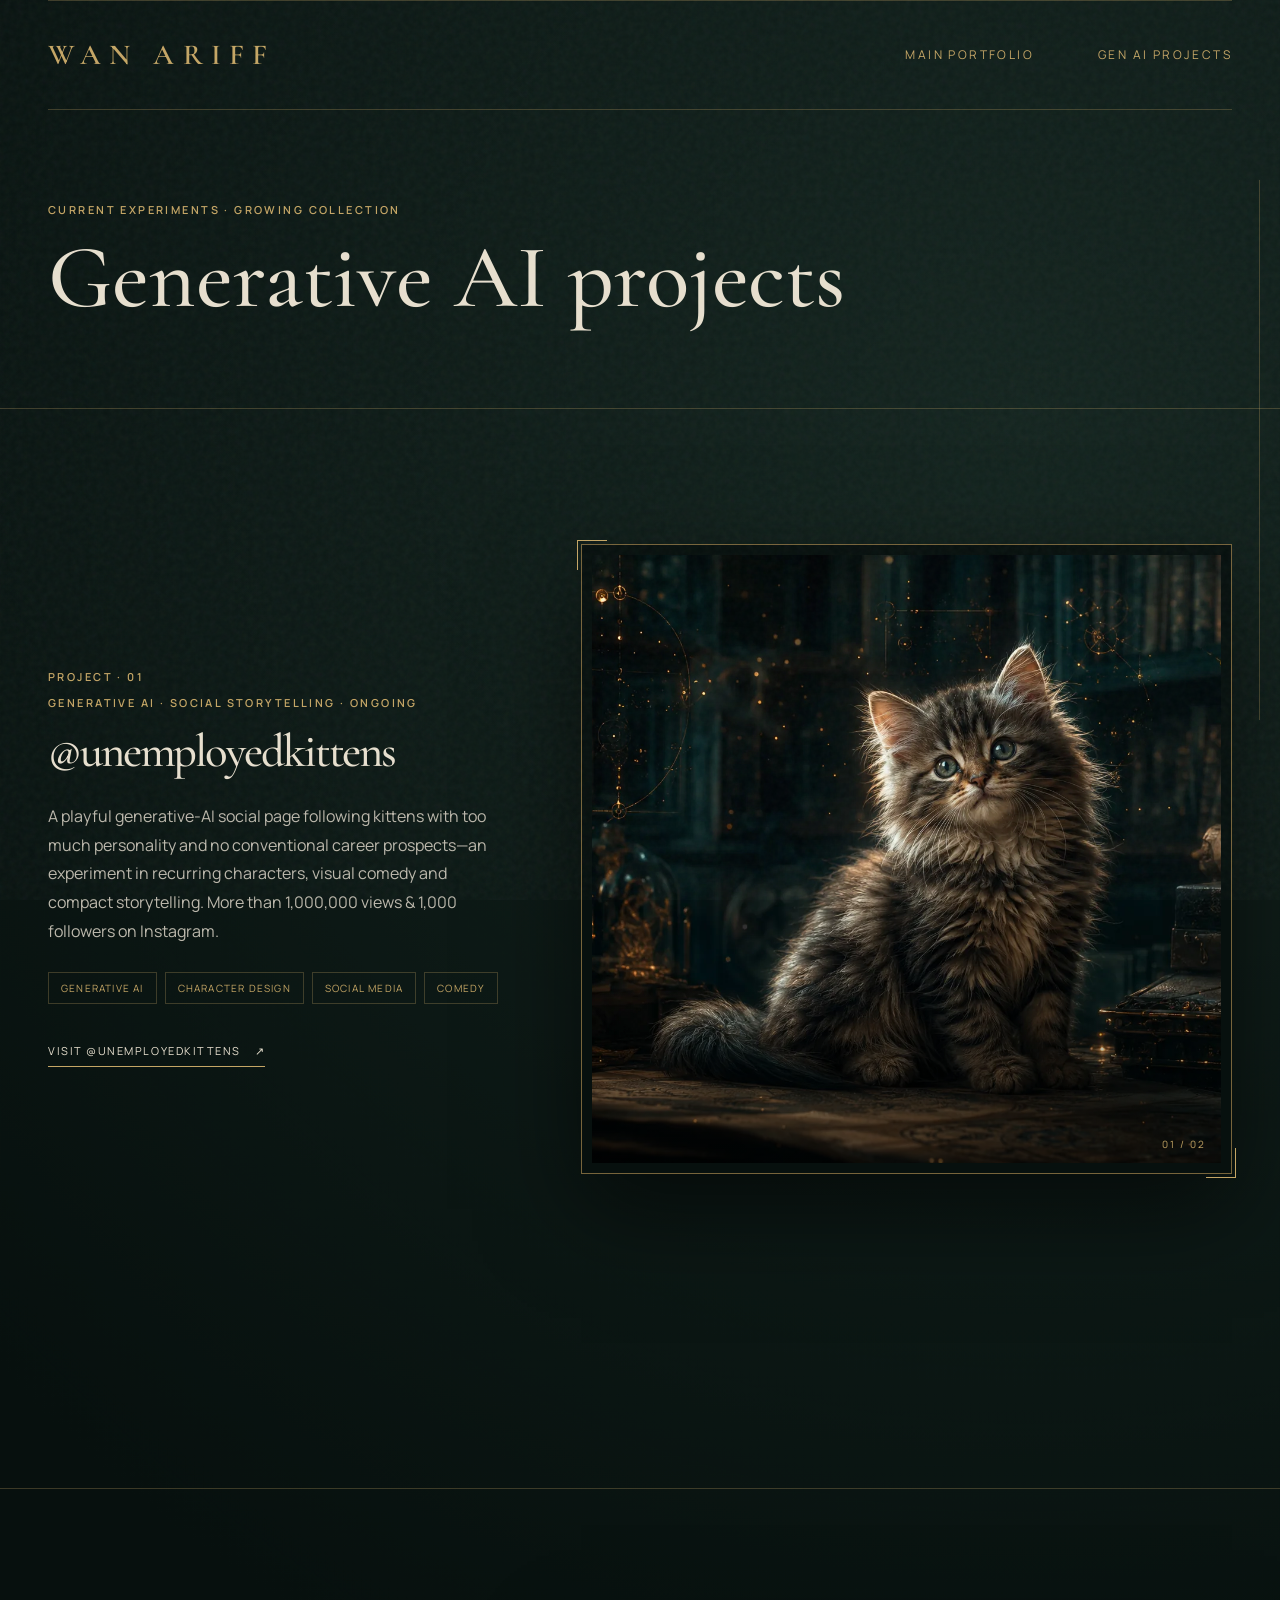
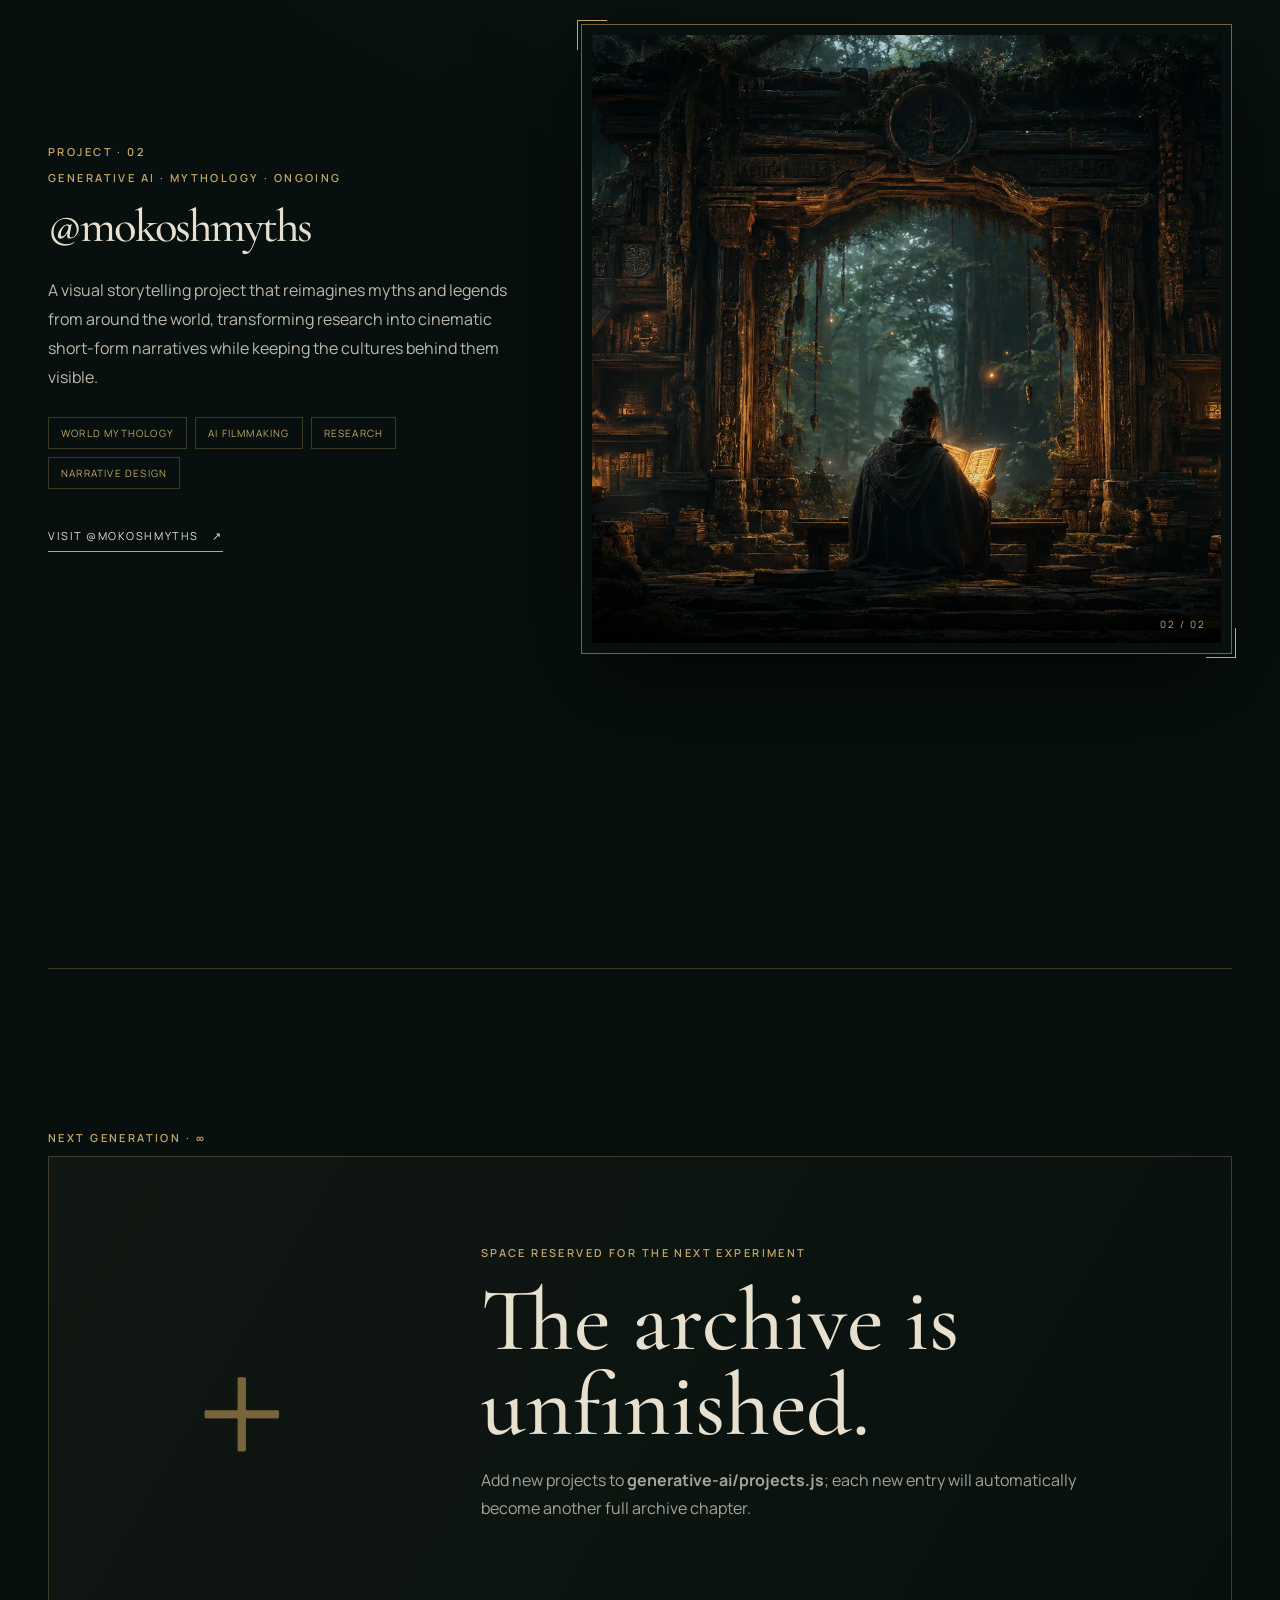
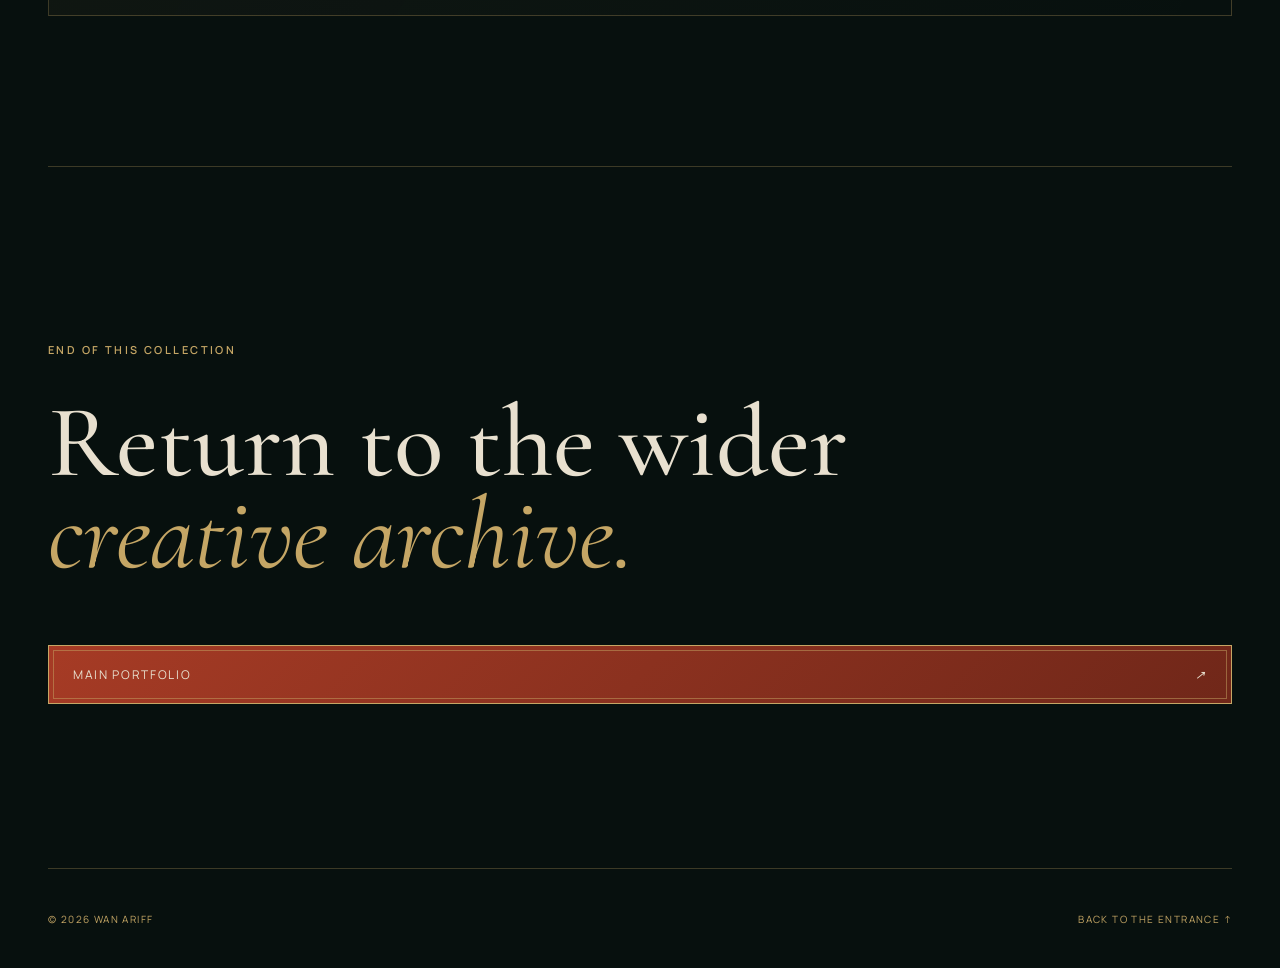
<file: gen-ai/index.html>
<!doctype html>
<html lang="en">
<head>
  <meta charset="utf-8">
  <meta name="viewport" content="width=device-width, initial-scale=1">
  <meta name="description" content="Generative AI projects by Wan Ariff — characters, cinematic myths and visual storytelling experiments.">
  <meta name="theme-color" content="#07100e">
  <title>Generative AI Archive — Wan Ariff</title>
  <link rel="preconnect" href="https://fonts.googleapis.com">
  <link rel="preconnect" href="https://fonts.gstatic.com" crossorigin>
  <link href="https://fonts.googleapis.com/css2?family=Cormorant+Garamond:wght@400;500;600&family=Manrope:wght@400;500;600&display=swap" rel="stylesheet">
  <link rel="stylesheet" href="../style.css">
  <link rel="stylesheet" href="../base-fix.css">
  <link rel="stylesheet" href="style.css">
  <script src="projects.js" defer></script>
  <script src="script.js" defer></script>
</head>
<body>
  <div class="grain" aria-hidden="true"></div>
  <div class="mist mist-a" data-depth=".08" aria-hidden="true"></div>
  <div class="mist mist-b" data-depth=".14" aria-hidden="true"></div>
  <div class="embers" aria-hidden="true"></div>
  <div class="progress" aria-hidden="true"><span></span></div>

  <header class="site-header">
    <a class="brand" href="../" aria-label="Return to Wan Ariff portfolio">WAN ARIFF</a>
    <button class="menu-toggle" aria-label="Open navigation" aria-expanded="false"><span></span><span></span></button>
    <nav aria-label="Generative AI navigation">
      <a href="../">Main portfolio</a>
      <a href="#projects"> Gen AI Projects</a>
    </nav>
  </header>

  <main id="top">
    <section id="projects" class="projects" aria-labelledby="projects-title">
      <div class="projects-heading projects-heading-first section-shell reveal">
        <p class="eyebrow">Current experiments · Growing collection</p>
        <h2 id="projects-title">Generative AI projects</h2>
      </div>
      <div id="project-list"></div>
    </section>

    <section class="future section-shell reveal">
      <p class="section-index">Next generation · ∞</p>
      <div class="future-card">
        <span class="future-mark">+</span>
        <div><p class="eyebrow">Space reserved for the next experiment</p><h2>The archive is unfinished.</h2><p>Add new projects to <strong>generative-ai/projects.js</strong>; each new entry will automatically become another full archive chapter.</p></div>
      </div>
    </section>

    <section class="return-home section-shell reveal">
      <p class="eyebrow">End of this collection</p>
      <h2>Return to the wider<br><em>creative archive.</em></h2>
      <a class="button" href="../"><span>Main portfolio</span><i aria-hidden="true">↗</i></a>
    </section>
  </main>

  <footer class="site-footer section-shell"><span>© <span id="year"></span> Wan Ariff</span><a href="#top">Back to the entrance ↑</a></footer>
</body>
</html>
</file>
<file: style.css>
:root{--forest:#07100e;--charcoal:#0d1513;--gold:#c5a665;--gold-dim:#77643b;--parchment:#e8e0cf;--muted:#a6a395;--ember:#a93f28;--moss:#53604c;--line:rgba(197,166,101,.28);--serif:"Cormorant Garamond",Georgia,serif;--sans:"Manrope",Arial,sans-serif}
*{box-sizing:border-box}html{scroll-behavior:smooth;background:var(--forest)}body{margin:0;color:var(--parchment);background:radial-gradient(circle at 80% 10%,#14241f 0,transparent 36%),var(--forest);font-family:var(--sans);overflow-x:hidden}a{color:inherit}img{display:block;width:100%;height:100%;object-fit:cover}.section-shell{width:min(1420px,calc(100% - 96px));margin-inline:auto}.grain{position:fixed;inset:0;pointer-events:none;opacity:.055;z-index:20;background-image:url("data:image/svg+xml,%3Csvg viewBox='0 0 180 180' xmlns='http://www.w3.org/2000/svg'%3E%3Cfilter id='n'%3E%3CfeTurbulence type='fractalNoise' baseFrequency='.8' numOctaves='4' stitchTiles='stitch'/%3E%3C/filter%3E%3Crect width='100%25' height='100%25' filter='url(%23n)' opacity='.8'/%3E%3C/svg%3E")}.mist{position:fixed;width:65vw;height:38vw;filter:blur(70px);opacity:.14;pointer-events:none;z-index:-1;transform:translate3d(0,var(--parallax,0),0);background:radial-gradient(ellipse,rgba(137,149,128,.45),transparent 66%)}.mist-a{right:-20vw;top:15vh}.mist-b{left:-25vw;top:60vh}.embers{position:fixed;inset:0;pointer-events:none;z-index:-1;opacity:.55;background-image:radial-gradient(circle,#d95b31 0 1px,transparent 1.5px),radial-gradient(circle,#c69a51 0 1px,transparent 1.6px);background-position:14% 30%,76% 63%;background-size:260px 310px,390px 270px}.progress{position:fixed;right:20px;top:20vh;width:1px;height:60vh;background:var(--line);z-index:15}.progress span{display:block;width:100%;height:100%;background:var(--gold);transform-origin:top;transform:scaleY(0)}
.site-header{position:absolute;z-index:10;top:0;left:50%;transform:translateX(-50%);width:min(1420px,calc(100% - 96px));height:110px;border-bottom:1px solid var(--line);display:flex;align-items:center;justify-content:space-between}.brand{text-decoration:none;color:var(--gold);font:600 29px/1 var(--serif);letter-spacing:.28em}.site-header nav{display:flex;gap:64px}.site-header nav a{text-transform:uppercase;text-decoration:none;color:var(--gold);font-size:12px;letter-spacing:.2em;position:relative}.site-header nav a:after{content:"";position:absolute;left:0;right:100%;bottom:-7px;height:1px;background:var(--gold);transition:.3s}.site-header nav a:hover:after{right:0}.menu-toggle{display:none;background:none;border:0;padding:10px}.menu-toggle span{display:block;width:26px;height:1px;margin:7px;background:var(--gold)}
.hero{min-height:100svh;padding-top:160px;padding-bottom:60px;display:grid;grid-template-columns:48% 52%;align-items:center;position:relative}.hero:before{content:"";position:absolute;top:110px;bottom:40px;left:47%;width:1px;background:linear-gradient(var(--line),transparent)}.eyebrow,.section-index,.project-type{text-transform:uppercase;color:var(--gold);font-size:11px;letter-spacing:.22em;font-weight:600}.hero h1{font:500 clamp(54px,5.5vw,90px)/.96 var(--serif);letter-spacing:-.035em;margin:26px 0}.hero-intro{max-width:560px;color:#c6c0b2;font-size:17px;line-height:1.75}.button{display:inline-flex;margin-top:20px;min-width:278px;justify-content:space-between;align-items:center;padding:20px 24px;text-decoration:none;text-transform:uppercase;letter-spacing:.14em;font-size:12px;background:linear-gradient(135deg,#a63b25,#702719);border:1px solid var(--gold);outline:1px solid rgba(197,166,101,.5);outline-offset:-6px;transition:.3s}.button:hover{transform:translateY(-3px);filter:brightness(1.15)}.hero-archive{height:min(650px,65vw);max-height:68vh;position:relative;margin-left:6%}.archive-frame{position:absolute;margin:0;border:1px solid var(--gold);padding:7px;background:#07100e;box-shadow:0 28px 70px rgba(0,0,0,.5);transform:translate3d(0,var(--parallax,0),0);overflow:hidden}.archive-frame:after{content:"";position:absolute;inset:7px;border:1px solid rgba(197,166,101,.4)}.frame-main{inset:2% 25% 24% 2%}.frame-kitten{width:37%;height:47%;left:3%;bottom:0;z-index:2}.frame-myth{width:44%;height:49%;right:3%;bottom:5%;z-index:3}.archive-sigil{position:absolute;right:2%;top:5%;border:1px solid var(--gold);color:var(--gold);width:44%;height:39%;display:grid;place-items:center;font-size:70px;background:radial-gradient(circle,rgba(197,166,101,.14),transparent 60%)}.scroll-note{position:absolute;bottom:26px;left:0;color:var(--muted);font-size:10px;text-transform:uppercase;letter-spacing:.18em}.scroll-note span{color:var(--gold);margin-left:20px}
.manifesto{padding:150px 0;display:grid;grid-template-columns:30% 58%;gap:12%;border-top:1px solid var(--line)}.manifesto-lead{font:500 clamp(38px,4vw,64px)/1.05 var(--serif);margin:0 0 40px;color:var(--parchment)}.manifesto div>p:last-child{color:var(--muted);font-size:17px;line-height:1.8;max-width:750px}.projects-heading{padding:110px 0 70px;border-top:1px solid var(--line)}.projects-heading h2,.future h2{font:500 clamp(54px,7vw,104px)/.95 var(--serif);margin:18px 0}.project{min-height:120vh;border-top:1px solid var(--line);position:relative}.project-sticky{min-height:100vh;position:sticky;top:0;display:grid;grid-template-columns:39% 55%;gap:6%;align-items:center;padding-block:90px}.project-copy h3{font:500 clamp(50px,5.8vw,90px)/.95 var(--serif);margin:19px 0 28px}.project-description{font-size:16px;line-height:1.8;color:#bcb8ac;max-width:560px}.tags{display:flex;gap:8px;flex-wrap:wrap;list-style:none;padding:0;margin:26px 0 34px}.tags li{border:1px solid var(--line);padding:8px 12px;color:var(--gold);font-size:10px;text-transform:uppercase;letter-spacing:.12em}.text-link{text-decoration:none;text-transform:uppercase;letter-spacing:.14em;font-size:11px;border-bottom:1px solid var(--gold);padding-bottom:8px}.text-link span{margin-left:10px}.text-link.disabled{opacity:.45;pointer-events:none}.project-visual{height:min(70vh,720px);margin:0;border:1px solid var(--gold-dim);padding:10px;position:relative;background:#07100e;box-shadow:0 35px 90px rgba(0,0,0,.55)}.project-visual:after{content:"";position:absolute;inset:10px;background:linear-gradient(180deg,transparent 70%,rgba(0,0,0,.65));pointer-events:none}.project-visual figcaption{position:absolute;right:25px;bottom:22px;color:var(--gold);z-index:2;font-size:10px;letter-spacing:.2em}.corner{position:absolute;width:30px;height:30px;z-index:3}.corner-a{left:-5px;top:-5px;border-left:1px solid var(--gold);border-top:1px solid var(--gold)}.corner-b{right:-5px;bottom:-5px;border-right:1px solid var(--gold);border-bottom:1px solid var(--gold)}
.future{padding:150px 0;border-top:1px solid var(--line)}.future-card{min-height:460px;border:1px solid var(--line);padding:60px;display:grid;grid-template-columns:25% 65%;gap:10%;align-items:center;background:linear-gradient(120deg,rgba(197,166,101,.05),transparent)}.future-mark{font:300 220px/1 var(--serif);color:var(--gold-dim);text-align:center}.future-card p:last-child{color:var(--muted);line-height:1.75;max-width:650px}.contact{min-height:88vh;padding:150px 0;display:flex;flex-direction:column;justify-content:center;border-top:1px solid var(--line)}.contact h2{font:500 clamp(55px,8vw,122px)/.88 var(--serif);margin:28px 0 60px}.contact h2 em{color:var(--gold);font-weight:400}.contact-link{font:500 clamp(26px,3vw,48px) var(--serif);text-decoration:none;border-bottom:1px solid var(--line);padding-bottom:18px;display:flex;justify-content:space-between}.contact-note{font-size:11px;color:var(--muted);margin-top:15px}.site-footer{height:100px;border-top:1px solid var(--line);display:flex;justify-content:space-between;align-items:center;color:var(--gold);font-size:10px;text-transform:uppercase;letter-spacing:.14em}.site-footer a{text-decoration:none}
.reveal{opacity:0;transform:translateY(32px);transition:opacity .9s ease var(--delay,0s),transform .9s ease var(--delay,0s)}.reveal.visible{opacity:1;transform:none}
@media(max-width:900px){.section-shell,.site-header{width:min(100% - 40px,720px)}.site-header{height:84px}.brand{font-size:22px}.menu-toggle{display:block}.site-header nav{position:absolute;top:84px;left:0;right:0;padding:25px;background:#09120f;border:1px solid var(--line);display:none;flex-direction:column;gap:24px}.site-header nav.open{display:flex}.hero{padding-top:130px;grid-template-columns:1fr;align-content:start}.hero:before{display:none}.hero h1{font-size:clamp(48px,13vw,72px)}.hero-archive{height:520px;margin:70px 0 20px}.scroll-note{display:none}.manifesto{grid-template-columns:1fr;padding:100px 0;gap:25px}.project{min-height:0}.project-sticky{position:relative;grid-template-columns:1fr;padding:100px 0;gap:45px}.project-visual{height:62vh;max-height:640px;order:-1}.future-card{grid-template-columns:1fr;padding:36px}.future-mark{font-size:120px;text-align:left}.contact{min-height:80vh;padding:110px 0}.progress{right:8px}}
@media(max-width:520px){.section-shell,.site-header{width:calc(100% - 28px)}.hero{padding-top:115px}.hero h1{font-size:46px}.hero-intro{font-size:15px}.button{width:100%;min-width:0}.hero-archive{height:390px}.frame-main{right:13%}.frame-kitten{width:42%}.frame-myth{width:48%}.archive-sigil{display:none}.projects-heading{padding:85px 0 50px}.project-copy h3{font-size:50px}.project-visual{height:52vh}.future{padding:90px 0}.future-card{padding:28px}.future-card h2{font-size:48px}.contact h2{font-size:52px}.site-footer{height:auto;padding-block:30px;gap:20px;flex-direction:column;align-items:flex-start}}
@media(prefers-reduced-motion:reduce){html{scroll-behavior:auto}*,*:before,*:after{animation-duration:.01ms!important;transition-duration:.01ms!important}.reveal{opacity:1;transform:none}}
</file>
<file: base-fix.css>
body {
  margin: 0;
  color: var(--parchment);
  background: radial-gradient(circle at 80% 10%, #14241f 0, transparent 36%), var(--forest);
  font-family: var(--sans);
  overflow-x: hidden;
}

a { color: inherit; }

img {
  display: block;
  width: 100%;
  height: 100%;
  object-fit: cover;
}

/* Keep typography consistent between desktop and mobile browsers. */
html {
  -webkit-text-size-adjust: 100%;
  text-size-adjust: 100%;
}

.project-copy {
  min-width: 0;
}

.project-copy h3 {
  max-width: 100%;
  overflow-wrap: anywhere;
  word-break: normal;
}

/* The social handle is one long word, so it needs a slightly more compact
   desktop display size to stay inside the text column. */
.project[data-project="02"] .project-copy h3 {
  font-size: clamp(42px, 3.65vw, 68px);
  letter-spacing: -0.045em;
}

@media (max-width: 900px) {
  .project-copy h3,
  .project[data-project="02"] .project-copy h3 {
    font-size: clamp(42px, 11vw, 52px);
    line-height: 0.96;
    letter-spacing: -0.035em;
  }

  .project-type,
  .project-description,
  .tags,
  .text-link {
    -webkit-text-size-adjust: 100%;
    text-size-adjust: 100%;
  }
}

@media (max-width: 520px) {
  .project-copy h3,
  .project[data-project="02"] .project-copy h3 {
    font-size: clamp(38px, 10.5vw, 48px);
  }
}
</file>
<file: gen-ai/style.css>
.ai-hero {
  min-height: 100svh;
  padding-top: 160px;
  padding-bottom: 60px;
  display: grid;
  grid-template-columns: 48% 52%;
  align-items: center;
  position: relative;
}

.ai-hero::before {
  content: "";
  position: absolute;
  top: 110px;
  bottom: 40px;
  left: 47%;
  width: 1px;
  background: linear-gradient(var(--line), transparent);
}

.ai-hero-copy { position: relative; z-index: 3; }

.ai-hero h1 {
  font: 500 clamp(54px, 5.4vw, 88px)/.96 var(--serif);
  letter-spacing: -.035em;
  margin: 26px 0;
}

.ai-hero h1 em,
.return-home h2 em {
  color: var(--gold);
  font-weight: 400;
}

.ai-hero-copy > p:not(.eyebrow) {
  max-width: 590px;
  color: #c6c0b2;
  font-size: 17px;
  line-height: 1.75;
}

.ai-hero-images {
  height: min(650px, 65vw);
  max-height: 68vh;
  position: relative;
  margin-left: 7%;
}

.ai-frame {
  position: absolute;
  margin: 0;
  padding: 8px;
  border: 1px solid var(--gold);
  background: var(--forest);
  box-shadow: 0 28px 70px rgba(0,0,0,.55);
  overflow: hidden;
  transform: translate3d(0,var(--parallax,0),0);
}

.ai-frame::after {
  content: "";
  position: absolute;
  inset: 8px;
  border: 1px solid rgba(197,166,101,.35);
}

.ai-frame-kitten { inset: 4% 24% 18% 0; z-index: 2; }
.ai-frame-myths { width: 48%; height: 49%; right: 0; bottom: 0; z-index: 3; }

.ai-orbit {
  position: absolute;
  width: 43%;
  aspect-ratio: 1;
  border: 1px solid var(--line);
  border-radius: 50%;
  right: 0;
  top: 0;
}

.ai-orbit::before,
.ai-orbit::after {
  content: "";
  position: absolute;
  inset: 14%;
  border: 1px solid var(--line);
  border-radius: 50%;
}

.ai-orbit::after { inset: 47%; background: var(--gold); }

.return-home {
  min-height: 78vh;
  padding: 130px 0;
  border-top: 1px solid var(--line);
  display: flex;
  flex-direction: column;
  justify-content: center;
}

.return-home h2 {
  font: 500 clamp(55px, 8vw, 118px)/.9 var(--serif);
  margin: 28px 0 45px;
}

.future-link { display: inline-block; margin-top: 28px; }

/* Extra clearance because the projects heading is now the first section
   beneath the absolute site header. */
.projects-heading-first {
  padding-top: 190px;
}

/* Long social handles remain inside the archive text column. */
.project[data-project="01"] .project-copy h3 {
  font-size: clamp(42px, 3.65vw, 68px);
  letter-spacing: -.045em;
  overflow-wrap: anywhere;
}

@media (max-width: 900px) {
  .projects-heading-first { padding-top: 140px; }
  .ai-hero {
    padding-top: 130px;
    grid-template-columns: 1fr;
    align-content: start;
  }
  .ai-hero::before { display: none; }
  .ai-hero h1 { font-size: clamp(48px, 13vw, 72px); }
  .ai-hero-images { height: 520px; margin: 70px 0 20px; }
  .project[data-project="01"] .project-copy h3 { font-size: clamp(42px, 11vw, 52px); }
}

@media (max-width: 520px) {
  .ai-hero { padding-top: 115px; }
  .ai-hero h1 { font-size: 46px; }
  .ai-hero-copy > p:not(.eyebrow) { font-size: 15px; }
  .ai-hero-images { height: 390px; }
  .ai-frame-kitten { right: 10%; }
  .ai-frame-myths { width: 54%; }
  .ai-orbit { display: none; }
  .project[data-project="01"] .project-copy h3 { font-size: clamp(38px, 10.5vw, 48px); }
  .return-home h2 { font-size: 52px; }
}
</file>
